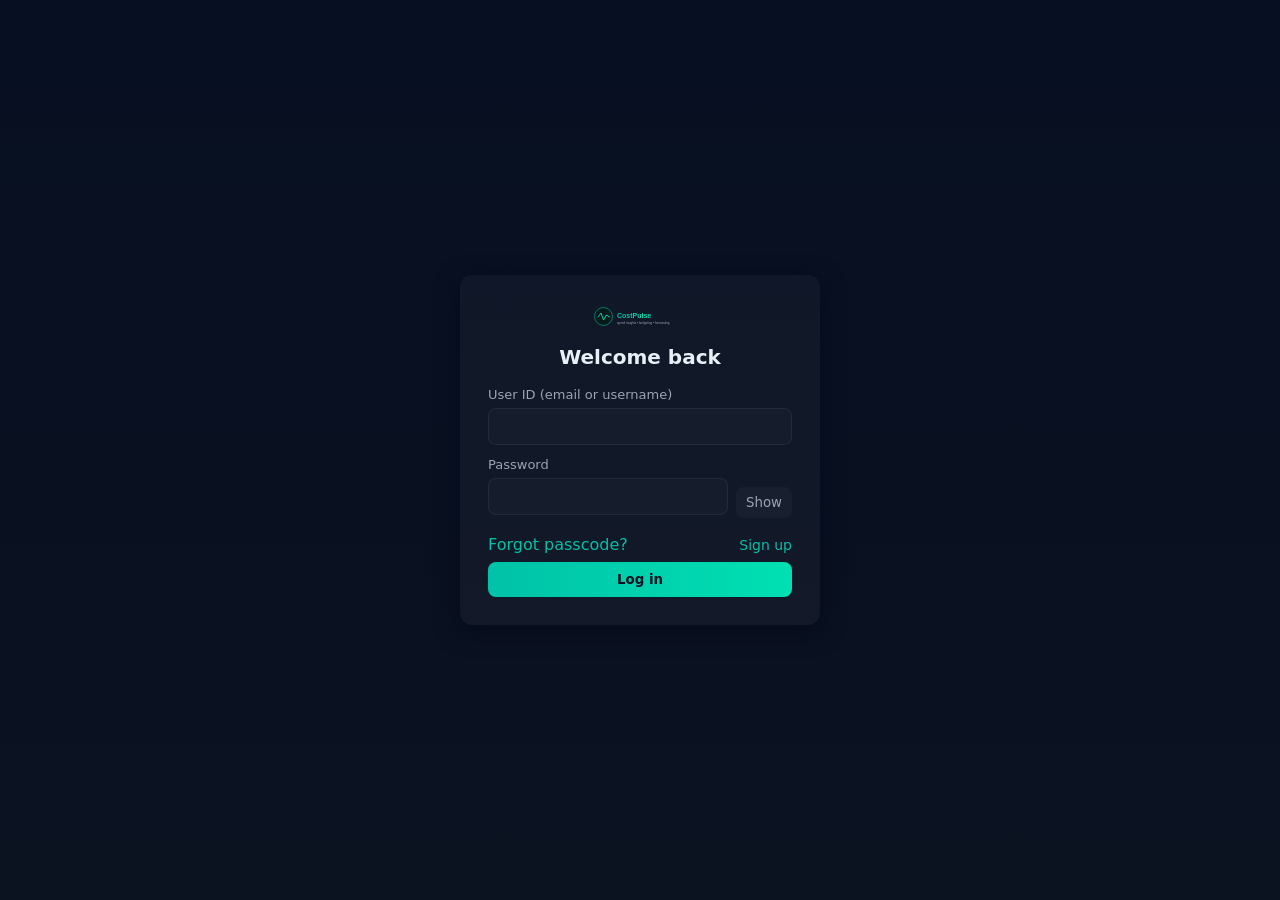
<file: index.html>
<!doctype html>
<html lang="en">
<head>
  <meta charset="utf-8" />
  <meta name="viewport" content="width=device-width,initial-scale=1" />
  <title>CostPulse — Login</title>
  <link rel="stylesheet" href="styles.css" />
</head>
<body>
  <main class="center">
    <div class="card">
      <img src="logo.svg" alt="CostPulse logo" class="logo" />
      <h1>Welcome back</h1>

      <form id="loginForm">
        <label for="userid">User ID (email or username)</label>
        <input id="userid" name="userid" type="text" required />

        <label for="password">Password</label>
        <div class="pw-row">
          <input id="password" name="password" type="password" required />
          <button id="togglePw" type="button" aria-label="Show password">Show</button>
        </div>

        <div class="row between">
          <a href="forgot.html">Forgot passcode?</a>
          <a href="signup.html" class="btn-link">Sign up</a>
        </div>

        <button class="primary" type="submit">Log in</button>
      </form>
    </div>
  </main>

  <script src="script.js"></script>
</body>
</html>
</file>
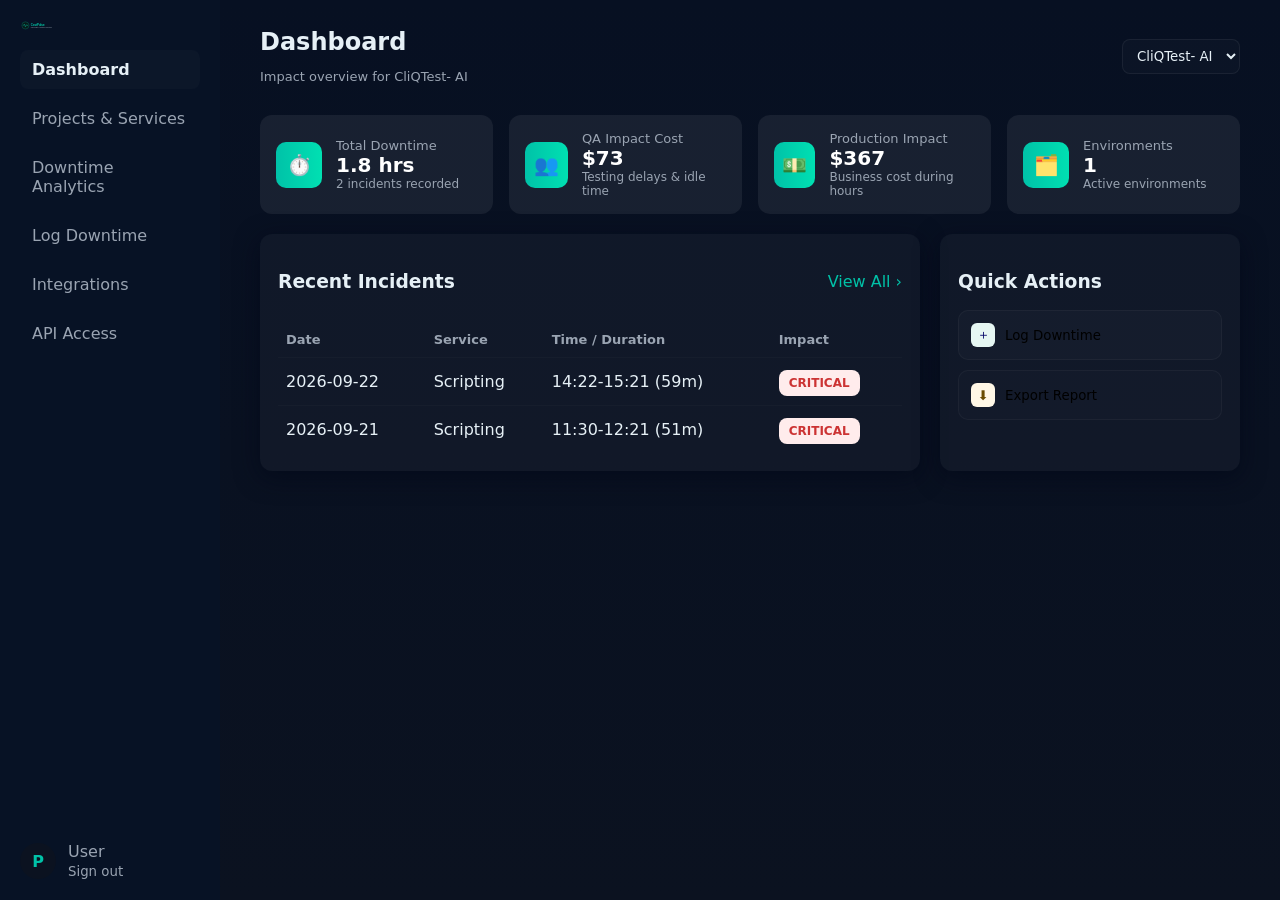
<file: dashboard.html>
<!doctype html>
<html lang="en">
<head>
  <meta charset="utf-8" />
  <meta name="viewport" content="width=device-width,initial-scale=1" />
  <title>CostPulse — Dashboard</title>
  <link rel="stylesheet" href="styles.css" />
</head>
<body>
  <div id="dashboardRoot" class="dashboard-root">
    <aside class="sidebar">
      <div class="brand">
        <img src="logo.svg" alt="CostPulse" class="slogo" />
      </div>

      <nav class="nav">
        <a class="nav-item active">Dashboard</a>
        <a class="nav-item">Projects & Services</a>
        <a class="nav-item">Downtime Analytics</a>
        <a class="nav-item">Log Downtime</a>
        <a class="nav-item">Integrations</a>
        <a class="nav-item">API Access</a>
      </nav>

      <div class="spacer"></div>

      <div class="account">
        <div class="avatar">P</div>
        <div class="acct-info">
          <div id="cpUser">User</div>
          <button id="signOut" class="link-btn">Sign out</button>
        </div>
      </div>
    </aside>

    <main class="main">
      <header class="main-header">
        <div>
          <h2>Dashboard</h2>
          <p class="muted">Impact overview for CliQTest- AI</p>
        </div>
        <div class="controls">
          <select class="project-select">
            <option>CliQTest- AI</option>
            <option>Project B</option>
          </select>
        </div>
      </header>

      <section class="cards">
        <div class="card-stat">
          <div class="stat-icon">⏱️</div>
          <div>
            <div class="muted">Total Downtime</div>
            <div id="totalDowntime" class="stat-value">-</div>
            <div class="muted small">2 incidents recorded</div>
          </div>
        </div>

        <div class="card-stat">
          <div class="stat-icon">👥</div>
          <div>
            <div class="muted">QA Impact Cost</div>
            <div id="qaCost" class="stat-value">-</div>
            <div class="muted small">Testing delays & idle time</div>
          </div>
        </div>

        <div class="card-stat">
          <div class="stat-icon">💵</div>
          <div>
            <div class="muted">Production Impact</div>
            <div id="prodImpact" class="stat-value">-</div>
            <div class="muted small">Business cost during hours</div>
          </div>
        </div>

        <div class="card-stat">
          <div class="stat-icon">🗂️</div>
          <div>
            <div class="muted">Environments</div>
            <div id="envCount" class="stat-value">-</div>
            <div class="muted small">Active environments</div>
          </div>
        </div>
      </section>

      <section class="lower">
        <div class="recent card">
          <div class="card-header">
            <h3>Recent Incidents</h3>
            <a class="link">View All ›</a>
          </div>

          <table class="incidents">
            <thead>
              <tr><th>Date</th><th>Service</th><th>Time / Duration</th><th>Impact</th></tr>
            </thead>
            <tbody>
              <tr><td>2026-09-22</td><td>Scripting</td><td>14:22-15:21 (59m)</td><td><span class="pill critical">CRITICAL</span></td></tr>
              <tr><td>2026-09-21</td><td>Scripting</td><td>11:30-12:21 (51m)</td><td><span class="pill critical">CRITICAL</span></td></tr>
            </tbody>
          </table>
        </div>

        <aside class="quick card">
          <h3>Quick Actions</h3>
          <div class="qa">
            <button id="quickLog" class="action"><span class="plus">＋</span> Log Downtime</button>
            <button id="quickExport" class="action secondary"><span class="down">⬇</span> Export Report</button>
          </div>
        </aside>
      </section>

    </main>
  </div>

  <script src="script.js"></script>
</body>
</html>
</file>
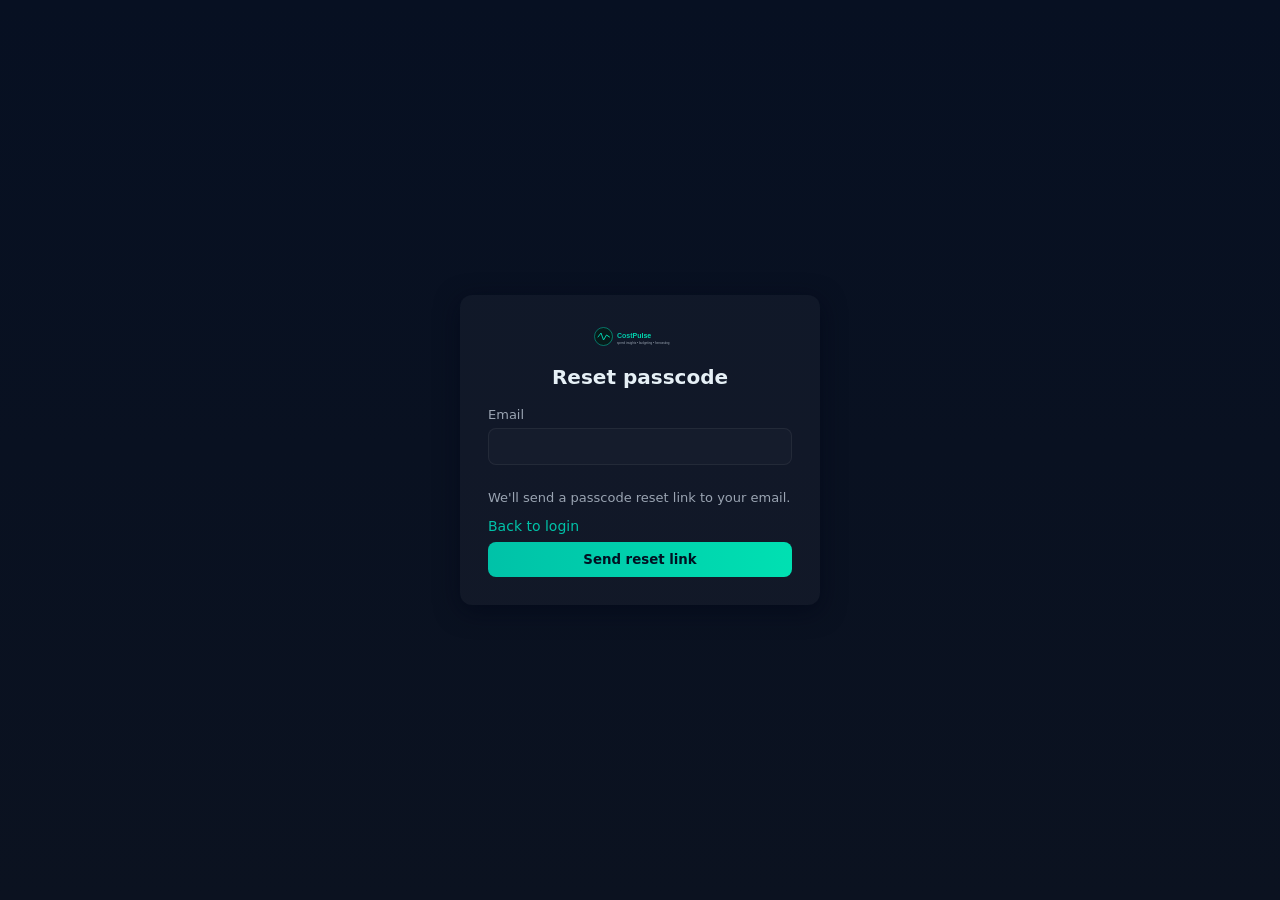
<file: forgot.html>
<!doctype html>
<html lang="en">
<head>
  <meta charset="utf-8" />
  <meta name="viewport" content="width=device-width,initial-scale=1" />
  <title>CostPulse — Forgot passcode</title>
  <link rel="stylesheet" href="styles.css" />
</head>
<body>
  <main class="center">
    <div class="card">
      <img src="logo.svg" alt="CostPulse logo" class="logo" />
      <h1>Reset passcode</h1>

      <form id="forgotForm">
        <label for="emailreset">Email</label>
        <input id="emailreset" name="emailreset" type="email" required />

        <p class="muted">We'll send a passcode reset link to your email.</p>

        <div class="row between">
          <a href="index.html" class="btn-link">Back to login</a>
        </div>

        <button class="primary" type="submit">Send reset link</button>
      </form>
    </div>
  </main>

  <script src="script.js"></script>
</body>
</html>
</file>
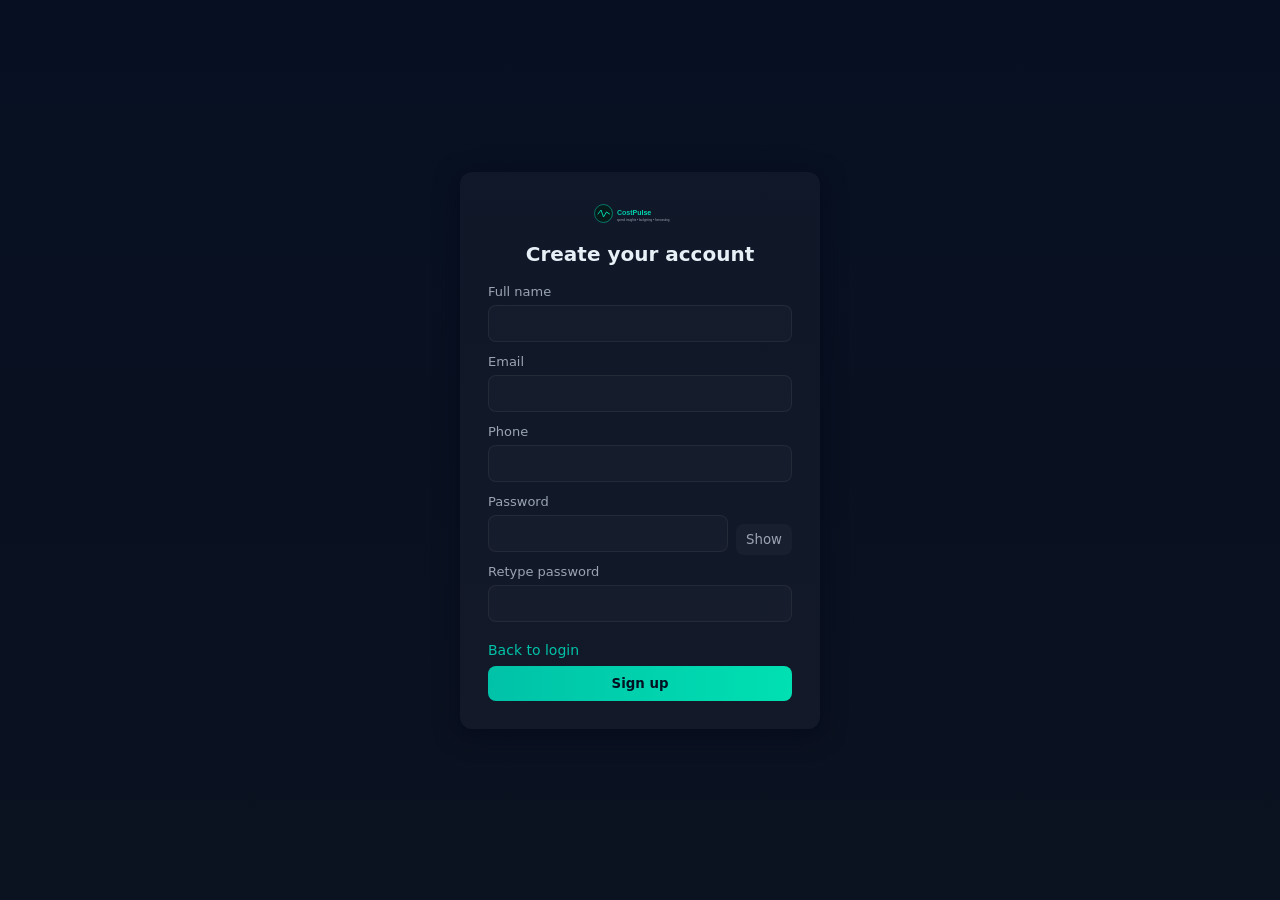
<file: signup.html>
<!doctype html>
<html lang="en">
<head>
  <meta charset="utf-8" />
  <meta name="viewport" content="width=device-width,initial-scale=1" />
  <title>CostPulse — Sign up</title>
  <link rel="stylesheet" href="styles.css" />
</head>
<body>
  <main class="center">
    <div class="card">
      <img src="logo.svg" alt="CostPulse logo" class="logo" />
      <h1>Create your account</h1>

      <form id="signupForm">
        <label for="fullname">Full name</label>
        <input id="fullname" name="fullname" type="text" required />

        <label for="email">Email</label>
        <input id="email" name="email" type="email" required />

        <label for="phone">Phone</label>
        <input id="phone" name="phone" type="tel" pattern="[0-9+\- ()]{7,}" />

        <label for="signpass">Password</label>
        <div class="pw-row">
          <input id="signpass" name="signpass" type="password" required />
          <button id="toggleSignPw" type="button" aria-label="Show password">Show</button>
        </div>

        <label for="repass">Retype password</label>
        <input id="repass" name="repass" type="password" required />

        <div class="row between">
          <a href="index.html" class="btn-link">Back to login</a>
        </div>

        <button class="primary" type="submit">Sign up</button>
      </form>
    </div>
  </main>

  <script src="script.js"></script>
</body>
</html>
</file>
<file: styles.css>
/* styles.css - simple, clean UI for CostPulse auth pages and dashboard */
:root{
  --bg:#0f1724;
  --card:#0b1220;
  --accent:#00c2a8;
  --muted:#9aa4b2;
  --surface:#0f1728;
}
*{box-sizing:border-box;font-family:Inter, ui-sans-serif, system-ui, -apple-system, "Segoe UI", Roboto, "Helvetica Neue", Arial}
html,body{height:100%;margin:0;background:linear-gradient(180deg,#071022 0%,#0b1220 100%);color:#e6f0f6}

/* Auth card layout */
.center{min-height:100vh;display:flex;align-items:center;justify-content:center;padding:24px}
.card{width:360px;max-width:95%;background:rgba(255,255,255,0.03);padding:28px;border-radius:12px;box-shadow:0 6px 24px rgba(2,6,23,0.6);text-align:left}
.logo{width:100px;display:block;margin:0 auto 12px}
h1{font-size:20px;text-align:center;margin:6px 0 18px}
label{display:block;font-size:13px;color:var(--muted);margin-bottom:6px}
input[type=text],input[type=password],input[type=email],input[type=tel],select{width:100%;padding:10px 12px;border-radius:8px;border:1px solid rgba(255,255,255,0.06);background:rgba(255,255,255,0.02);color:inherit;margin-bottom:12px}
.pw-row{display:flex;gap:8px;align-items:center}
.pw-row input{flex:1}
.pw-row button{padding:8px 10px;border-radius:8px;border:0;background:rgba(255,255,255,0.03);color:var(--muted);cursor:pointer}
.primary{width:100%;padding:10px;border-radius:8px;border:0;background:linear-gradient(90deg,var(--accent),#00e0b2);color:#012;cursor:pointer;font-weight:600}
.row{display:flex;align-items:center}
.row.between{justify-content:space-between;margin:8px 0}
a{color:var(--accent);text-decoration:none}
.btn-link{font-size:14px}
.muted{color:var(--muted);font-size:13px}
.small{font-size:12px}
@media (max-width:420px){.card{padding:20px;width:100%}}

/* Dashboard layout */
.dashboard-root{display:flex;height:100vh}
.sidebar{width:220px;background:#071225;padding:20px;display:flex;flex-direction:column;color:var(--muted)}
.slogo{width:40px}
.brand{display:flex;align-items:center;gap:12px;margin-bottom:18px}
.nav{display:flex;flex-direction:column;gap:10px}
.nav-item{padding:10px 12px;border-radius:8px;color:var(--muted);cursor:pointer}
.nav-item.active{background:rgba(255,255,255,0.02);color:#e6f0f6;font-weight:600}
.spacer{flex:1}
.account{display:flex;gap:12px;align-items:center}
.avatar{width:36px;height:36px;border-radius:50%;background:#0b1220;display:flex;align-items:center;justify-content:center;color:var(--accent);font-weight:700}
.link-btn{background:none;border:0;color:var(--muted);cursor:pointer;padding:0}

.main{flex:1;padding:28px 40px;overflow:auto}
.main-header{display:flex;justify-content:space-between;align-items:center;margin-bottom:18px}
.main-header h2{margin:0}
.project-select{padding:8px 10px;border-radius:8px;border:1px solid rgba(255,255,255,0.06);background:rgba(255,255,255,0.02);color:inherit}

.cards{display:grid;grid-template-columns:repeat(4,1fr);gap:16px;margin-bottom:20px}
.card-stat{background:#fff1;display:flex;gap:14px;align-items:center;padding:16px;border-radius:12px}
.stat-icon{width:46px;height:46px;border-radius:10px;background:linear-gradient(90deg,var(--accent),#00e0b2);display:flex;align-items:center;justify-content:center;font-size:20px}
.stat-value{font-size:20px;font-weight:700;color:#fff}

.lower{display:flex;gap:20px}
.recent{flex:2;padding:18px;border-radius:12px;background:rgba(255,255,255,0.03)}
.quick{width:300px;padding:18px;border-radius:12px;background:rgba(255,255,255,0.03)}
.card-header{display:flex;justify-content:space-between;align-items:center;margin-bottom:12px}
.table-wrap{overflow:auto}
.incidents{width:100%;border-collapse:collapse}
.incidents thead th{text-align:left;color:var(--muted);padding:10px 8px;font-size:13px}
.incidents tbody td{padding:14px 8px;border-top:1px solid rgba(255,255,255,0.02);color:#e6f0f6}
.pill{padding:6px 10px;border-radius:8px;font-weight:700;font-size:12px}
.pill.critical{background:#ffecec;color:#c33}

.qa{display:flex;flex-direction:column;gap:10px;margin-top:8px}
.action{display:flex;gap:10px;align-items:center;padding:12px;border-radius:10px;border:1px solid rgba(255,255,255,0.04);background:rgba(255,255,255,0.02);cursor:pointer}
.action.secondary{background:rgba(255,255,255,0.01)}
.plus{display:inline-block;width:24px;height:24px;border-radius:6px;background:#e6f7f3;color:#006;display:flex;align-items:center;justify-content:center}
.down{display:inline-block;width:24px;height:24px;border-radius:6px;background:#fff7e6;color:#6a4b00;display:flex;align-items:center;justify-content:center}

@media (max-width:1000px){
  .cards{grid-template-columns:repeat(2,1fr)}
  .sidebar{display:none}
}
</file>
